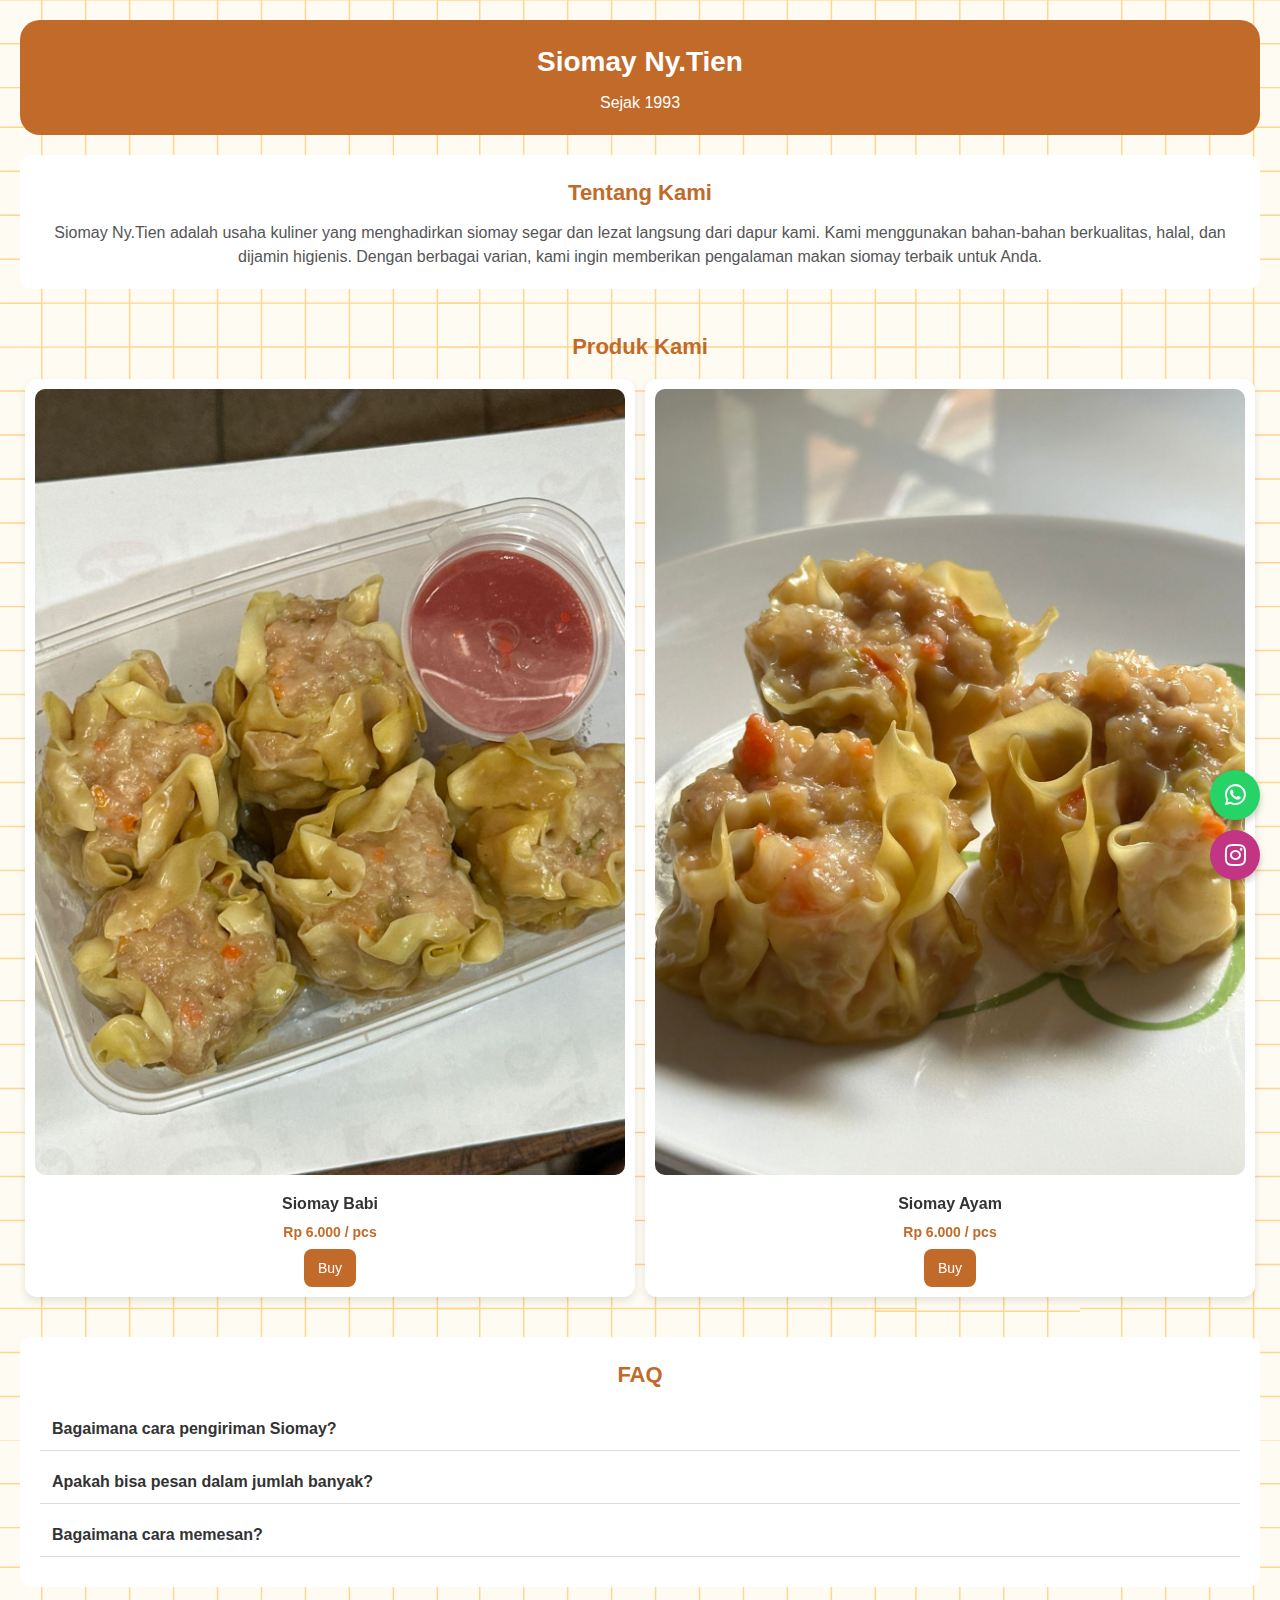
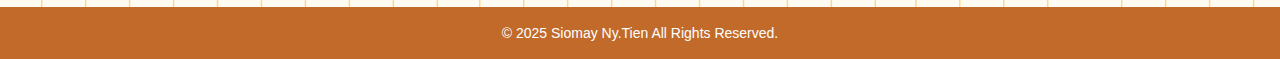
<file: index.html>
<!DOCTYPE html>
<html lang="en">
<head>
  <meta charset="UTF-8">
  <meta name="viewport" content="width=device-width, initial-scale=1.0">
  <title>Siomay Ny.Tien</title>
  <link rel="stylesheet" href="style.css">
  <link rel="stylesheet" href="https://cdnjs.cloudflare.com/ajax/libs/font-awesome/6.4.0/css/all.min.css">
  <link rel="stylesheet" href="https://cdn.jsdelivr.net/npm/aos@2.3.4/dist/aos.css">

</head>
<body>
  <!-- Header -->
  <header>
    <h1>Siomay Ny.Tien</h1>
    <p>Sejak 1993</p>
  </header>

  <!-- About Us -->
<section data-aos="zoom-in" class="about">
  <h2>Tentang Kami</h2>
  <p>
    Siomay Ny.Tien adalah usaha kuliner yang menghadirkan siomay segar dan lezat langsung dari dapur kami.
    Kami menggunakan bahan-bahan berkualitas, halal, dan dijamin higienis. 
    Dengan berbagai varian, kami ingin memberikan pengalaman makan siomay terbaik untuk Anda.
  </p>
</section>


  <!-- Showcase Produk -->
<section class="showcase">
  <h2>Produk Kami</h2>
  <div class="product-container">
    <div data-aos="fade-right"class="card">
      <a href="siomaybabi.html">
        <img src="siomaybabi1.jpeg" alt="Siomay Babi">
      </a>
      <h3>Siomay Babi</h3>
      <p class="price">Rp 6.000 / pcs</p>
      <a href="https://wa.me/6287850098996?text=Halo%20saya%20mau%20pesan%20Siomay%20Babi" class="btn">Buy</a>
    </div>

    <div data-aos="fade-left" class="card">
      <a href="siomayayam.html">
        <img src="siomay ayam.jpeg" alt="Siomay Ayam">
      </a>
      <h3>Siomay Ayam</h3>
      <p class="price">Rp 6.000 / pcs</p>
      <a href="https://wa.me/6287850098996?text=Halo%20saya%20mau%20pesan%20Siomay%20Ayam" class="btn">Buy</a>
    </div>
  </div>
</section>


  <!-- FAQ Section -->
<section class="faq">
  <h2>FAQ</h2>
  
  <div class="faq-item">
    <button class="faq-question">Bagaimana cara pengiriman Siomay?</button>
    <div class="faq-answer">
      <p>Kami mengirim Siomay langsung tanpa perantara, sehingga dijamin kualitas dan kondisi Siomay ketika diterima.</p>
    </div>
  </div>

  <div class="faq-item">
    <button class="faq-question">Apakah bisa pesan dalam jumlah banyak?</button>
    <div class="faq-answer">
      <p>Bisa, kami melayani pesanan besar untuk acara atau catering. Anda juga akan dapat harga spesial untuk pesanan besar.</p>
    </div>
  </div>

  <div class="faq-item">
    <button class="faq-question">Bagaimana cara memesan?</button>
    <div class="faq-answer">
      <p>Anda bisa klik tombol Buy di setiap produk atau hubungi kami melalui WhatsApp.</p>
    </div>
  </div>
</section>

<!-- Hubungkan file JS untuk FAQ -->
<script src="faq.js"></script>

<!-- Social Buttons -->
<div class="social-buttons">
  <a href="https://wa.me/6287850098996?text=Halo%20saya%20mau%20pesan%20Siomay" class="whatsapp" target="_blank">
    <i class="fab fa-whatsapp"></i>
  </a>
  <a href="https://www.instagram.com/nytien.siomay" class="instagram" target="_blank">
    <i class="fab fa-instagram"></i>
  </a>
</div>


  <!-- Footer -->
  <footer>
    <p>&copy; 2025 Siomay Ny.Tien All Rights Reserved.</p>
  </footer>

  <script src="https://cdn.jsdelivr.net/npm/aos@2.3.4/dist/aos.js"></script>
  <script>
    AOS.init({
      duration: 1000, // durasi animasi (ms)
      once: true      // animasi hanya sekali muncul
    });
  </script>
</body>
</html>
</file>
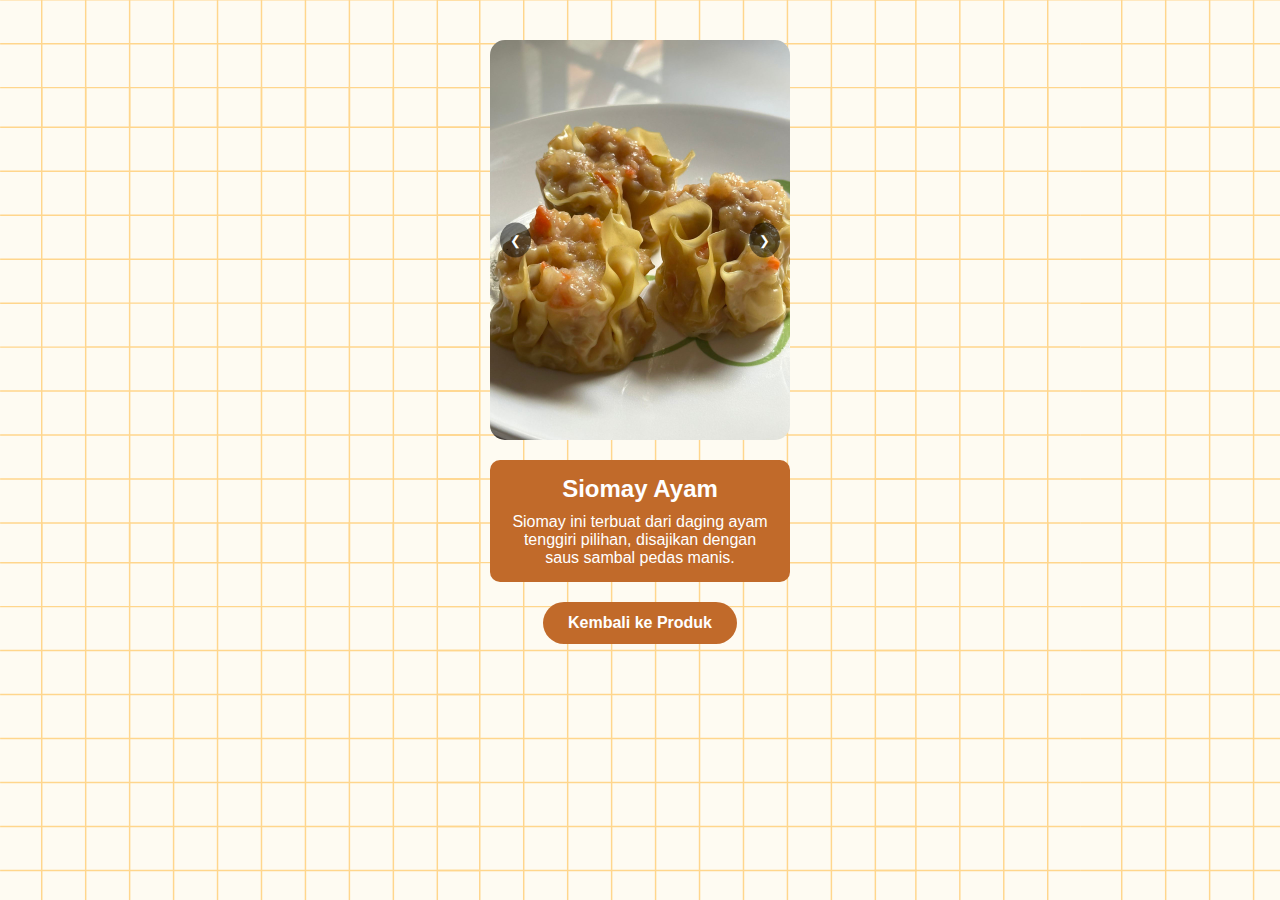
<file: siomayayam.html>
<!-- siomay-detail.html -->
<!DOCTYPE html>
<html lang="en">
<head>
  <meta charset="UTF-8">
  <meta name="viewport" content="width=device-width, initial-scale=1.0">
  <title>Detail Siomay</title>
  <link rel="stylesheet" href="styleayam.css">
  <link rel="stylesheet" href="https://cdn.jsdelivr.net/npm/aos@2.3.4/dist/aos.css">
</head>
<body>
  <!-- siomay-detail.html -->
<div class="product-detail">
  <div class="slider">
    <div class="slides">
      <img src="siomay ayam.jpeg" alt="Siomay 1">
      <img src="siomayayam3.jpeg" alt="Siomay 2">
      <img src="siomayayam2.jpeg" alt="Siomay 3">
    </div>
    <button class="prev">&#10094;</button>
    <button class="next">&#10095;</button>
  </div>
  
<!-- Info Produk -->
  <div data-aos="zoom-in" class="product-info">
    <h2>Siomay Ayam</h2>
    <p>Siomay ini terbuat dari daging ayam tenggiri pilihan, disajikan dengan saus sambal pedas manis.</p>
  </div>

  <!-- Tombol Kembali -->
  <div class="back-button">
    <a href="index.html">Kembali ke Produk</a>
  </div>
</div>


<script src="siomayayam.js"></script>
<script src="https://cdn.jsdelivr.net/npm/aos@2.3.4/dist/aos.js"></script>
  <script>
    AOS.init({
      duration: 1000, // durasi animasi (ms)
      once: true      // animasi hanya sekali muncul
    });
  </script>
</body>
</html>
</file>
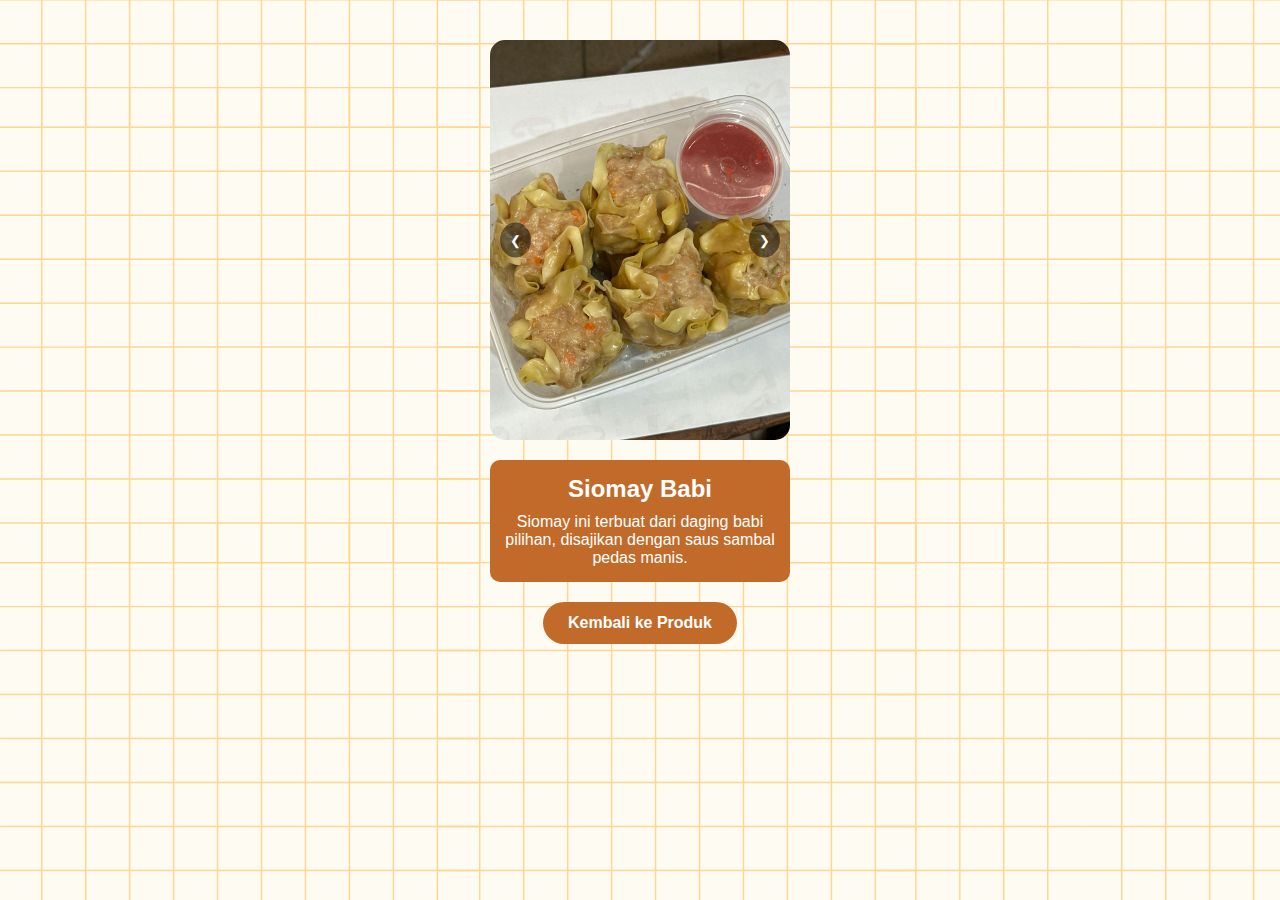
<file: siomaybabi.html>
<!-- siomay-detail.html -->
<!DOCTYPE html>
<html lang="en">
<head>
  <meta charset="UTF-8">
  <meta name="viewport" content="width=device-width, initial-scale=1.0">
  <title>Detail Siomay</title>
  <link rel="stylesheet" href="stylebabi.css">
  <link rel="stylesheet" href="https://cdn.jsdelivr.net/npm/aos@2.3.4/dist/aos.css">
</head>
<body>
  <!-- siomay-detail.html -->
<div class="product-detail">
  <div class="slider">
    <div class="slides">
      <img src="siomaybabi1.jpeg" alt="Siomay 1">
      <img src="siomaybabi2.jpeg" alt="Siomay 2">
      <img src="siomaybabi3.jpeg" alt="Siomay 3">
    </div>
    <button class="prev">&#10094;</button>
    <button class="next">&#10095;</button>
  </div>
  
  <!-- Info Produk -->
  <div data-aos="zoom-in" class="product-info">
    <h2>Siomay Babi</h2>
    <p>Siomay ini terbuat dari daging babi pilihan, disajikan dengan saus sambal pedas manis.</p>
  </div>

  <!-- Tombol Kembali -->
  <div class="back-button">
    <a href="index.html">Kembali ke Produk</a>
  </div>
</div>

<script src="siomaybabi.js"></script>
<script src="https://cdn.jsdelivr.net/npm/aos@2.3.4/dist/aos.js"></script>
  <script>
    AOS.init({
      duration: 1000, // durasi animasi (ms)
      once: true      // animasi hanya sekali muncul
    });
  </script>
</body>
</html>
</file>
<file: styleayam.css>
/* Background halaman */
body {
  font-family: Arial, sans-serif;
  background-image: url(background.png);
  margin: 0;
  padding: 0;
}

/* Container halaman detail */
.product-detail {
  max-width: 300px;
  margin: 20px auto;
  padding: 20px;
}

/* Slider */
.slider {
  position: relative;
  overflow: hidden;
  border-radius: 15px;
  margin-bottom: 20px;
}

.slides {
  display: flex;
  transition: transform 0.5s ease-in-out;
}

.slides img {
  width: 100%;
  flex-shrink: 0;
}

.prev, .next {
  position: absolute;
  top: 50%;
  transform: translateY(-50%);
  background-color: rgba(0,0,0,0.5);
  color: white;
  border: none;
  padding: 10px;
  cursor: pointer;
  border-radius: 50%;
}

.prev { left: 10px; }
.next { right: 10px; }

/* Info Produk (div block warna oranye) */
.product-info {
  background-color: #c16a2a;
  color: white;
  padding: 15px;
  border-radius: 10px;
  text-align: center;
  margin-bottom: 20px;
}

.product-info h2 {
  margin: 0 0 10px 0;
}

.product-info p {
  margin: 0;
}

/* Tombol Kembali (div styled) */
.back-button {
  text-align: center;
}

.back-button a {
  display: inline-block;
  background-color: #c16a2a;
  color: white;
  padding: 12px 25px;
  border-radius: 50px;
  text-decoration: none;
  font-weight: bold;
  transition: 0.3s;
}

.back-button a:hover {
  background-color: #c16a2a;
  transform: scale(1.05);
}
</file>
<file: stylebabi.css>
/* Background halaman */
body {
  font-family: Arial, sans-serif;
  background-image: url(background.png);
  margin: 0;
  padding: 0;
}

/* Container halaman detail */
.product-detail {
  max-width: 300px;
  margin: 20px auto;
  padding: 20px;
}

/* Slider */
.slider {
  position: relative;
  overflow: hidden;
  border-radius: 15px;
  margin-bottom: 20px;
}

.slides {
  display: flex;
  transition: transform 0.5s ease-in-out;
}

.slides img {
  width: 100%;
  flex-shrink: 0;
}

.prev, .next {
  position: absolute;
  top: 50%;
  transform: translateY(-50%);
  background-color: rgba(0,0,0,0.5);
  color: white;
  border: none;
  padding: 10px;
  cursor: pointer;
  border-radius: 50%;
}

.prev { left: 10px; }
.next { right: 10px; }

/* Info Produk (div block warna oranye) */
.product-info {
  background-color: #c16a2a;
  color: white;
  padding: 15px;
  border-radius: 10px;
  text-align: center;
  margin-bottom: 20px;
}

.product-info h2 {
  margin: 0 0 10px 0;
}

.product-info p {
  margin: 0;
}

/* Tombol Kembali (div styled) */
.back-button {
  text-align: center;
}

.back-button a {
  display: inline-block;
  background-color: #c16a2a;
  color: white;
  padding: 12px 25px;
  border-radius: 50px;
  text-decoration: none;
  font-weight: bold;
  transition: 0.3s;
}

.back-button a:hover {
  background-color: #c16a2a;
  transform: scale(1.05);
}
</file>
<file: style.css>
/* Reset sederhana */
* {
  margin: 0;
  padding: 0;
  box-sizing: border-box;
}

body {
  font-family: Arial, sans-serif;
  background-image: url(background.png);
  color: #333;
  line-height: 1.6;
}

/* Header */
header {
  text-align: center;
  padding: 20px;
  background: #c16a2a;
  color: white;
  border-radius: 20px;
  margin: 20px 20px;
}

header h1 {
  font-size: 28px;
}

header p {
  font-size: 16px;
  margin-top: 5px;
}

/* About Us */
.about {
  padding: 20px;
  background:white;
  border-radius: 12px;
  margin: 20px;
  text-align: center;
}

.about h2 {
  font-size: 22px;
  margin-bottom: 10px;
  color: #c16a2a;
}

.about p {
  font-size: 16px;
  line-height: 1.5;
  color: #555;
}


/* Showcase */
.showcase {
  padding: 20px;
  text-align: center;
}

.showcase h2 {
  font-size: 22px;
  margin-bottom: 15px;
  color: #c16a2a;
}

/* Container untuk 2 produk per baris */
.product-container {
  display: flex;
  flex-wrap: wrap;
  gap: 10px;
  justify-content: center;
}

.card {
  background: #fff;
  border-radius: 12px;
  padding: 10px;
  text-align: center;
  box-shadow: 0 4px 8px rgba(0,0,0,0.1);
  width: calc(50% - 10px); /* 2 produk per baris */
  box-sizing: border-box;
}

.card img {
  width: 100%;
  height: auto;
  border-radius: 10px;
  margin-bottom: 8px;
}

.card h3 {
  font-size: 16px;
  margin-bottom: 4px;
}

.price {
  font-size: 14px;
  color: #c16a2a;
  font-weight: bold;
  margin-bottom: 6px;
}

.btn {
  padding: 8px 14px;
  font-size: 14px;
  display: inline-block;
  background: #c16a2a;
  color: white;
  text-decoration: none;
  border-radius: 8px;
}

.btn:hover {
  background: #e5673d;
}


/* FAQ */
.faq {
  padding: 20px;
  background:white;
  border-radius: 12px;
  margin: 20px;
}

.faq h2 {
  text-align: center;
  color: #c16a2a;
  margin-bottom: 15px;
  font-size: 22px;
}

.faq-item {
  margin-bottom: 10px;
  border-bottom: 1px solid #ddd;
}

.faq-question {
  width: 100%;
  padding: 12px;
  text-align: left;
  background: none;
  border: none;
  outline: none;
  font-size: 16px;
  font-weight: bold;
  cursor: pointer;
  color: #333;
}

.faq-question:hover {
  color: #c16a2a;
}

.faq-answer {
  max-height: 0;
  overflow: hidden;
  transition: max-height 0.3s ease;
  padding-left: 10px;
}

.faq-answer p {
  padding: 10px 0;
  margin: 0;
}

/* Social Buttons Floating */
.social-buttons {
  position: fixed;
  bottom: 20px;
  right: 20px;
  display: flex;
  flex-direction: column;
  gap: 10px;
  z-index: 1000;
}

.social-buttons a {
  display: flex;
  align-items: center;
  justify-content: center;
  width: 50px;
  height: 50px;
  color: white;
  text-decoration: none;
  border-radius: 50%;
  font-size: 24px;
  box-shadow: 0 4px 6px rgba(0,0,0,0.2);
  transition: 0.3s;
}

.social-buttons a:hover {
  transform: scale(1.1);
}

/* Warna khusus */
.social-buttons .whatsapp {
  background: #25d366;
}

.social-buttons .instagram {
  background: #c13584;
}

/* Footer */
footer {
  text-align: center;
  padding: 15px;
  background: #c16a2a;
  color: white;
  font-size: 14px;
  margin-top: 20px;
}
</file>
